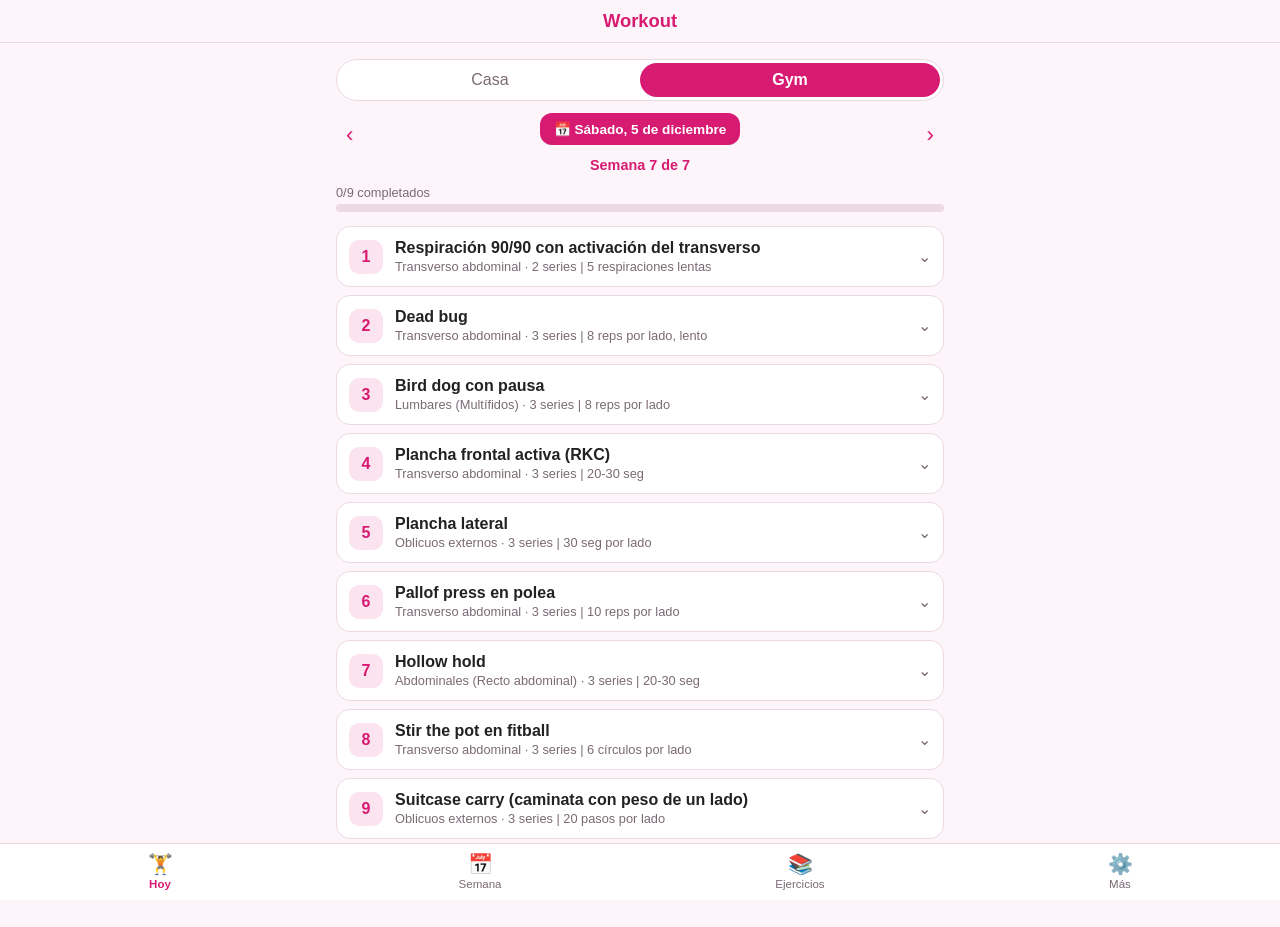
<file: index.html>
<!doctype html>
<html lang="es">
<head>
  <meta charset="utf-8">
  <meta name="viewport" content="width=device-width, initial-scale=1, viewport-fit=cover">
  <meta name="theme-color" content="#d81b72">
  <meta name="apple-mobile-web-app-capable" content="yes">
  <meta name="apple-mobile-web-app-status-bar-style" content="default">
  <meta name="apple-mobile-web-app-title" content="Mi Workout">
  <title>Mi Workout</title>
  <link rel="manifest" href="manifest.webmanifest">
  <link rel="icon" href="icon-192.png">
  <link rel="apple-touch-icon" href="icon-180.png">
  <link rel="stylesheet" href="styles.css">
</head>
<body>
  <header class="topbar"><h1 id="title">Workout</h1></header>

  <main id="view"></main>

  <nav class="tabbar">
    <button data-tab="hoy" class="active"><span>🏋️</span>Hoy</button>
    <button data-tab="semana"><span>📅</span>Semana</button>
    <button data-tab="ejercicios"><span>📚</span>Ejercicios</button>
    <button data-tab="mas"><span>⚙️</span>Más</button>
  </nav>

  <dialog id="sheet"><div id="sheet-body"></div></dialog>

  <script src="data.js"></script>
  <script src="app.js"></script>
</body>
</html>
</file>
<file: styles.css>
:root {
  --pink: #d81b72;
  --pink-soft: #fbe3ef;
  --purple: #a12bc4;
  --bg: #fdf5f9;
  --card: #ffffff;
  --text: #222;
  --muted: #7a6a74;
  --line: #ecd9e3;
  --radius: 14px;
}
@media (prefers-color-scheme: dark) {
  :root {
    --pink-soft: #3a1729;
    --bg: #160d12;
    --card: #22161d;
    --text: #f3e9ee;
    --muted: #b49fab;
    --line: #3b2a33;
  }
}

* { box-sizing: border-box; }
html, body { margin: 0; }
body {
  font-family: -apple-system, BlinkMacSystemFont, "Segoe UI", Roboto, sans-serif;
  background: var(--bg);
  color: var(--text);
  padding-bottom: calc(72px + env(safe-area-inset-bottom));
  -webkit-tap-highlight-color: transparent;
}
button, input, select, textarea { font: inherit; color: inherit; }
button { cursor: pointer; }

.topbar {
  position: sticky; top: 0; z-index: 5;
  padding: calc(10px + env(safe-area-inset-top)) 16px 10px;
  background: var(--bg);
  border-bottom: 1px solid var(--line);
  text-align: center;
}
.topbar h1 { margin: 0; font-size: 1.15rem; color: var(--pink); }

main { padding: 16px; max-width: 640px; margin: 0 auto; }

.tabbar {
  position: fixed; bottom: 0; left: 0; right: 0; z-index: 5;
  display: flex;
  background: var(--card);
  border-top: 1px solid var(--line);
  padding-bottom: env(safe-area-inset-bottom);
}
.tabbar button {
  flex: 1; border: 0; background: none; padding: 8px 0 10px;
  font-size: .72rem; color: var(--muted);
  display: flex; flex-direction: column; align-items: center; gap: 2px;
}
.tabbar button span { font-size: 1.25rem; }
.tabbar button.active { color: var(--pink); font-weight: 600; }

/* Controles */
.segmented {
  display: flex; background: var(--card); border: 1px solid var(--line);
  border-radius: 999px; padding: 3px; margin-bottom: 12px;
}
.segmented button {
  flex: 1; border: 0; background: none; padding: 8px; border-radius: 999px; color: var(--muted);
}
.segmented button.on { background: var(--pink); color: #fff; font-weight: 600; }

.row { display: flex; gap: 8px; align-items: center; }
.row.between { justify-content: space-between; }
.date-pill {
  display: flex; align-items: center; justify-content: center; gap: 8px;
  margin: 0 auto 12px; width: fit-content;
  background: var(--pink); color: #fff; border-radius: 12px; padding: 8px 14px;
  position: relative; font-weight: 600;
}
.date-pill input {
  position: absolute; inset: 0; opacity: 0; width: 100%; height: 100%;
}
.date-nav { border: 0; background: none; font-size: 1.4rem; color: var(--pink); padding: 4px 10px; }

.progress { height: 8px; border-radius: 99px; background: var(--line); overflow: hidden; margin: 4px 0 14px; }
.progress > div { height: 100%; background: var(--pink); transition: width .3s; }
.progress-label { font-size: .8rem; color: var(--muted); }

.btn {
  border: 0; border-radius: 12px; padding: 10px 14px; background: var(--pink); color: #fff; font-weight: 600;
}
.btn.secondary { background: var(--pink-soft); color: var(--pink); }
.btn.ghost { background: none; border: 1px solid var(--line); color: var(--text); }
.btn.done { background: var(--purple); }
.btn.danger { background: #c62828; }
.btn.small { padding: 6px 10px; font-size: .85rem; border-radius: 10px; }
.btn.block { width: 100%; }
.icon-btn { border: 1px solid var(--line); background: var(--card); border-radius: 10px; width: 36px; height: 36px; }

/* Lista de ejercicios */
.list { display: flex; flex-direction: column; gap: 8px; }
.item { background: var(--card); border: 1px solid var(--line); border-radius: var(--radius); overflow: hidden; }
.item-head { display: flex; align-items: center; gap: 12px; padding: 12px; width: 100%; border: 0; background: none; text-align: left; }
.num {
  flex: none; width: 34px; height: 34px; border-radius: 10px;
  display: grid; place-items: center; font-weight: 700;
  background: var(--pink-soft); color: var(--pink);
}
.item.completed .num { background: var(--pink); color: #fff; }
.item.completed .item-title { text-decoration: line-through; opacity: .6; }
.item-title { font-weight: 600; }
.item-sub { font-size: .8rem; color: var(--muted); margin-top: 2px; }
.chev { margin-left: auto; color: var(--muted); transition: transform .2s; }
.item.open .chev { transform: rotate(180deg); }

.item-body { padding: 0 12px 12px; display: flex; flex-direction: column; gap: 10px; }
.tag { color: var(--pink); font-size: .85rem; font-weight: 600; }
.box { border: 1px solid var(--line); border-radius: 12px; padding: 10px 12px; }
.box.center { text-align: center; font-weight: 600; }
.desc { line-height: 1.45; font-size: .95rem; white-space: pre-line; }
.video { position: relative; width: 100%; aspect-ratio: 16/9; border-radius: 12px; overflow: hidden; background: #000; }
.video iframe { position: absolute; inset: 0; width: 100%; height: 100%; border: 0; }
.video-link {
  display: flex; align-items: center; justify-content: center; gap: 8px;
  padding: 14px; border-radius: 12px; background: var(--pink-soft); color: var(--pink);
  text-decoration: none; font-weight: 600;
}
.weight { display: flex; gap: 8px; align-items: center; }
.weight input { width: 90px; }
.muted { color: var(--muted); font-size: .85rem; }

.empty { text-align: center; color: var(--muted); padding: 32px 12px; }
.empty p { margin: 0 0 12px; }

/* Semana */
.days { display: flex; gap: 6px; margin-bottom: 12px; }
.days button {
  flex: 1; border: 1px solid var(--line); background: var(--card); border-radius: 10px; padding: 8px 0;
  font-weight: 600; color: var(--muted); position: relative;
}
.days button.on { background: var(--pink); color: #fff; border-color: var(--pink); }
.days button .dot { position: absolute; top: 4px; right: 5px; width: 6px; height: 6px; border-radius: 50%; background: var(--pink); }
.days button.on .dot { background: #fff; }
.edit-item { display: flex; gap: 10px; align-items: center; padding: 10px 12px; }
.edit-item .grow { flex: 1; min-width: 0; }
.edit-actions { display: flex; gap: 4px; flex-wrap: wrap; justify-content: flex-end; }

/* Biblioteca */
.search { width: 100%; margin-bottom: 12px; }
.group-title { font-size: .8rem; text-transform: uppercase; letter-spacing: .05em; color: var(--muted); margin: 16px 0 6px; }

/* Formularios */
input[type=text], input[type=number], input[type=url], input[type=search], select, textarea {
  width: 100%; padding: 10px 12px; border-radius: 10px; border: 1px solid var(--line); background: var(--card);
}
textarea { min-height: 100px; resize: vertical; }
label { display: block; font-size: .85rem; color: var(--muted); margin: 10px 0 4px; }
.weight input { width: 90px; }

/* Hoja modal */
dialog {
  border: 0; padding: 0; margin: auto auto 0; width: 100%; max-width: 640px;
  max-height: 88vh; border-radius: 20px 20px 0 0; background: var(--bg); color: var(--text);
}
dialog::backdrop { background: rgba(0,0,0,.4); }
#sheet-body { padding: 16px 16px calc(20px + env(safe-area-inset-bottom)); overflow-y: auto; max-height: 88vh; }
.sheet-head { display: flex; justify-content: space-between; align-items: center; margin-bottom: 8px; }
.sheet-head h2 { margin: 0; font-size: 1.1rem; }
.pick { display: flex; flex-direction: column; gap: 6px; }
.pick button {
  text-align: left; border: 1px solid var(--line); background: var(--card); border-radius: 12px; padding: 10px 12px;
}
.pick button.current { border-color: var(--pink); }
.actions { display: flex; gap: 8px; margin-top: 16px; }
.actions .btn { flex: 1; }

.toast {
  position: fixed; left: 50%; bottom: calc(84px + env(safe-area-inset-bottom)); transform: translateX(-50%);
  background: #333; color: #fff; padding: 10px 16px; border-radius: 99px; font-size: .9rem; z-index: 20;
}

/* Programa por semanas */
.week-banner { text-align: center; color: var(--pink); font-weight: 600; font-size: .9rem; margin: 0 0 12px; }
.weeks { display: flex; gap: 6px; overflow-x: auto; margin-bottom: 8px; padding-bottom: 2px; }
.weeks button {
  flex: none; min-width: 48px; border: 1px solid var(--line); background: var(--card); border-radius: 99px;
  padding: 6px 10px; font-weight: 600; color: var(--muted);
}
.weeks button.on { background: var(--purple); color: #fff; border-color: var(--purple); }
.video video { position: absolute; inset: 0; width: 100%; height: 100%; background: #000; }
</file>
